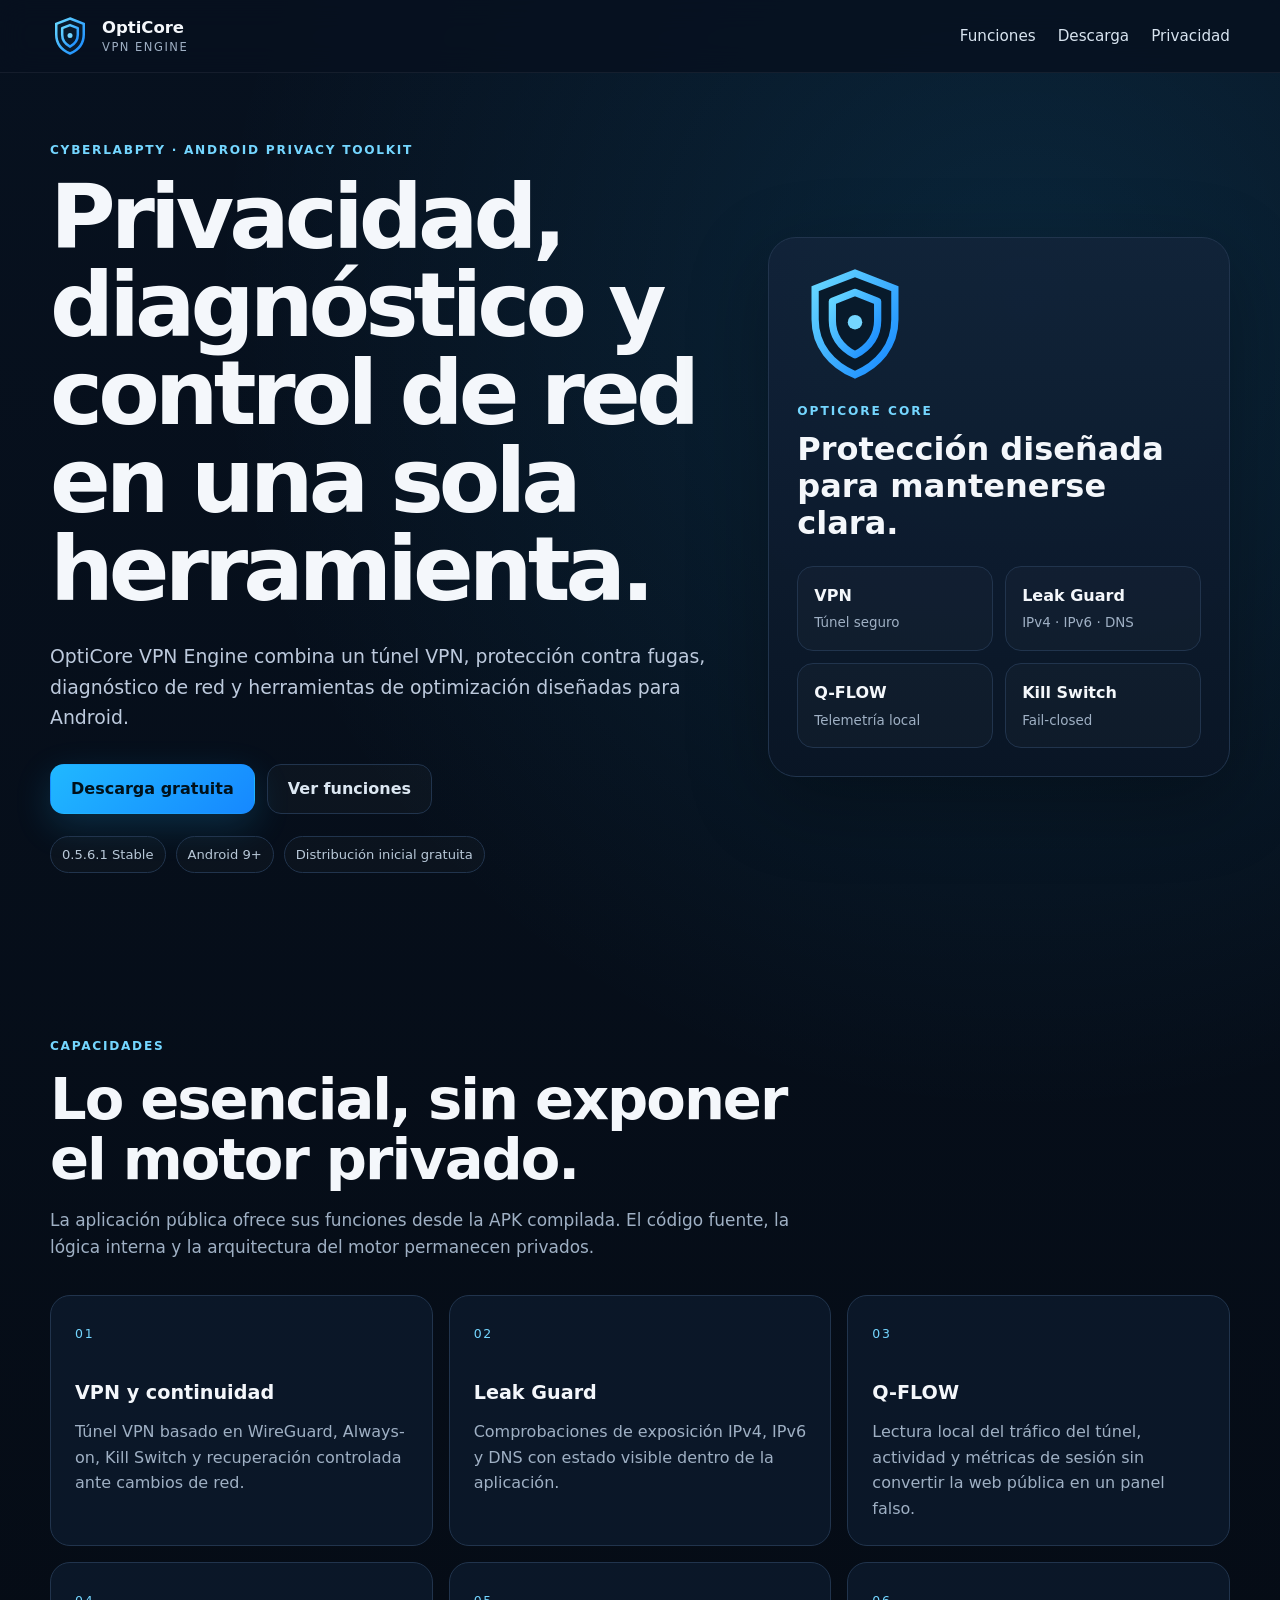
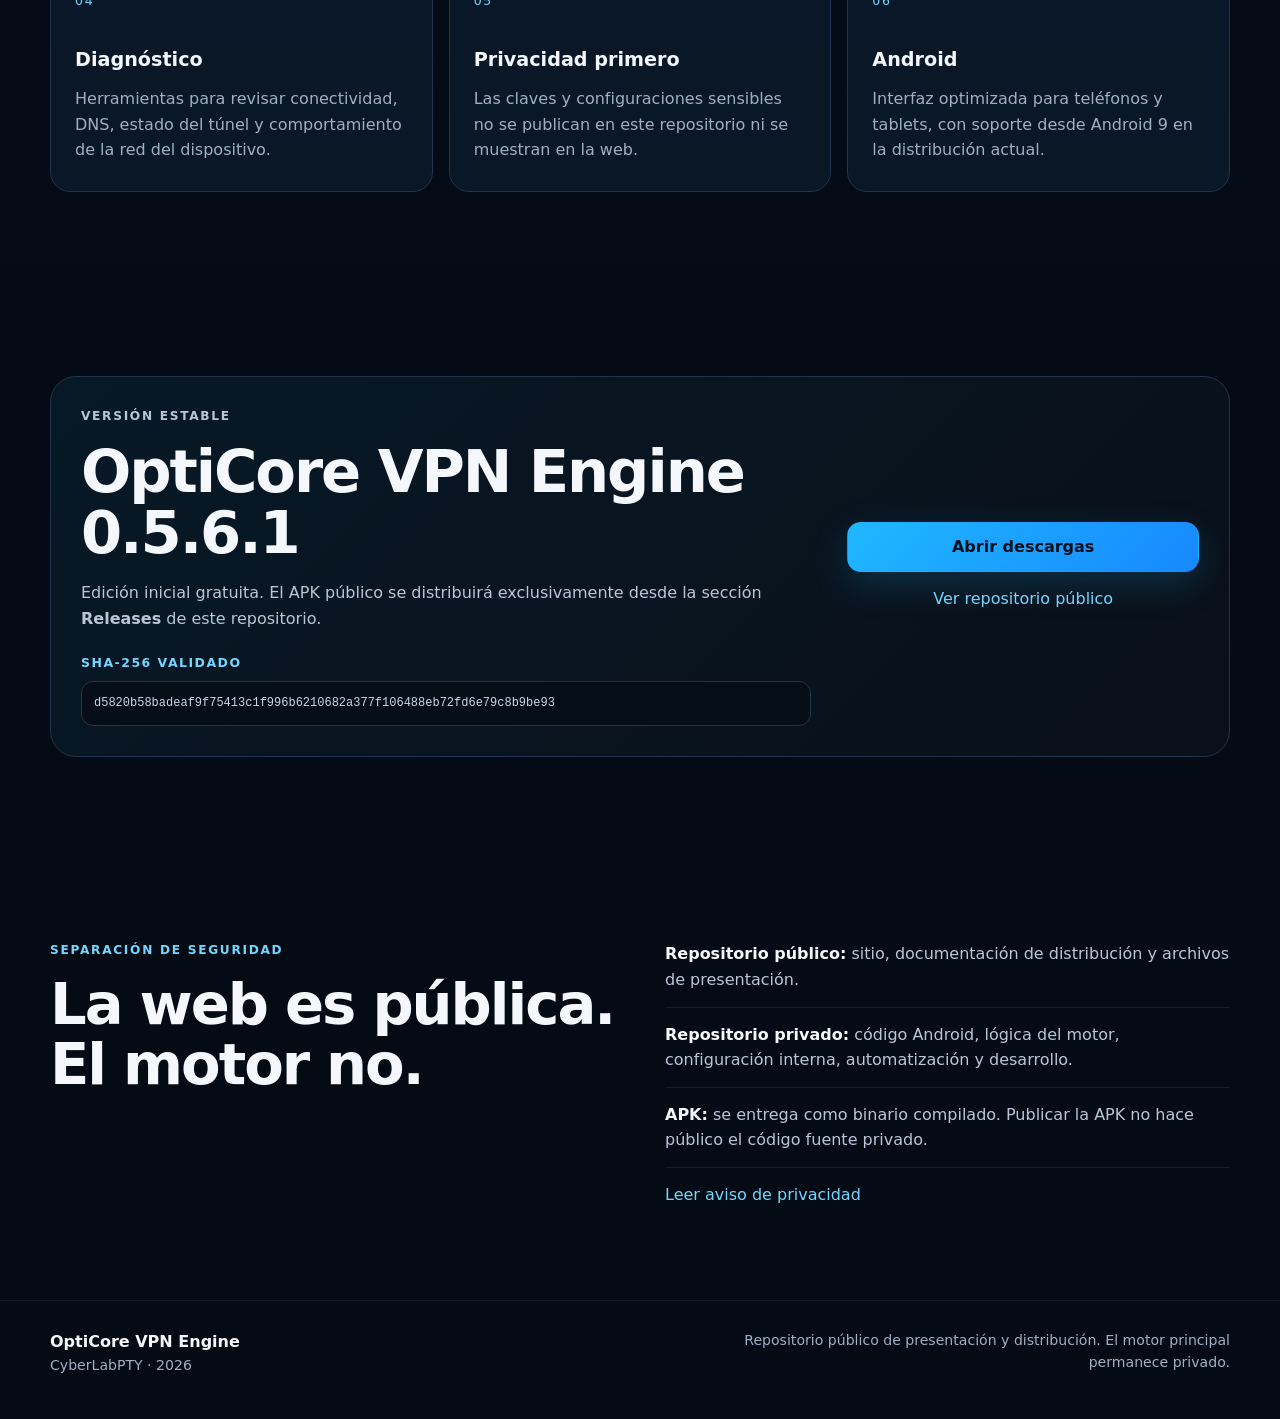
<file: index.html>
<!doctype html>
<html lang="es">
<head>
  <meta charset="utf-8">
  <meta name="viewport" content="width=device-width,initial-scale=1,viewport-fit=cover">
  <meta name="theme-color" content="#07111f">
  <meta name="description" content="OptiCore VPN Engine: privacidad, diagnóstico de red y optimización para Android. Versión estable 0.5.6.1.">
  <meta property="og:title" content="OptiCore VPN Engine">
  <meta property="og:description" content="Privacidad de red, diagnóstico y optimización para Android.">
  <meta property="og:type" content="website">
  <title>OptiCore VPN Engine | CyberLabPTY</title>
  <link rel="icon" href="icon.svg" type="image/svg+xml">
  <link rel="manifest" href="manifest.webmanifest">
  <link rel="stylesheet" href="styles.css">
</head>
<body>
  <header class="nav-wrap">
    <nav class="nav shell" aria-label="Navegación principal">
      <a class="brand" href="#inicio" aria-label="OptiCore VPN Engine">
        <img src="icon.svg" alt="" width="40" height="40">
        <span><strong>OptiCore</strong><small>VPN Engine</small></span>
      </a>
      <div class="nav-links">
        <a href="#funciones">Funciones</a>
        <a href="#descarga">Descarga</a>
        <a href="#privacidad">Privacidad</a>
      </div>
    </nav>
  </header>

  <main id="inicio">
    <section class="hero shell">
      <div class="hero-copy">
        <p class="eyebrow">CYBERLABPTY · ANDROID PRIVACY TOOLKIT</p>
        <h1>Privacidad, diagnóstico y control de red en una sola herramienta.</h1>
        <p class="lead">OptiCore VPN Engine combina un túnel VPN, protección contra fugas, diagnóstico de red y herramientas de optimización diseñadas para Android.</p>
        <div class="hero-actions">
          <a class="btn primary" href="https://github.com/CyberLabPTY/opticore-vpn-public/releases">Descarga gratuita</a>
          <a class="btn secondary" href="#funciones">Ver funciones</a>
        </div>
        <div class="badges" aria-label="Estado de versión">
          <span>0.5.6.1 Stable</span>
          <span>Android 9+</span>
          <span>Distribución inicial gratuita</span>
        </div>
      </div>
      <div class="hero-panel" aria-label="Resumen de protección">
        <div class="shield"><img src="icon.svg" alt="Escudo OptiCore" width="116" height="116"></div>
        <p class="panel-kicker">OPTICORE CORE</p>
        <h2>Protección diseñada para mantenerse clara.</h2>
        <div class="mini-grid">
          <div><strong>VPN</strong><span>Túnel seguro</span></div>
          <div><strong>Leak Guard</strong><span>IPv4 · IPv6 · DNS</span></div>
          <div><strong>Q-FLOW</strong><span>Telemetría local</span></div>
          <div><strong>Kill Switch</strong><span>Fail-closed</span></div>
        </div>
      </div>
    </section>

    <section id="funciones" class="section shell">
      <div class="section-head">
        <p class="eyebrow">CAPACIDADES</p>
        <h2>Lo esencial, sin exponer el motor privado.</h2>
        <p>La aplicación pública ofrece sus funciones desde la APK compilada. El código fuente, la lógica interna y la arquitectura del motor permanecen privados.</p>
      </div>
      <div class="cards">
        <article class="card"><span class="num">01</span><h3>VPN y continuidad</h3><p>Túnel VPN basado en WireGuard, Always-on, Kill Switch y recuperación controlada ante cambios de red.</p></article>
        <article class="card"><span class="num">02</span><h3>Leak Guard</h3><p>Comprobaciones de exposición IPv4, IPv6 y DNS con estado visible dentro de la aplicación.</p></article>
        <article class="card"><span class="num">03</span><h3>Q-FLOW</h3><p>Lectura local del tráfico del túnel, actividad y métricas de sesión sin convertir la web pública en un panel falso.</p></article>
        <article class="card"><span class="num">04</span><h3>Diagnóstico</h3><p>Herramientas para revisar conectividad, DNS, estado del túnel y comportamiento de la red del dispositivo.</p></article>
        <article class="card"><span class="num">05</span><h3>Privacidad primero</h3><p>Las claves y configuraciones sensibles no se publican en este repositorio ni se muestran en la web.</p></article>
        <article class="card"><span class="num">06</span><h3>Android</h3><p>Interfaz optimizada para teléfonos y tablets, con soporte desde Android 9 en la distribución actual.</p></article>
      </div>
    </section>

    <section id="descarga" class="section shell">
      <div class="download-box">
        <div>
          <p class="eyebrow">VERSIÓN ESTABLE</p>
          <h2>OptiCore VPN Engine 0.5.6.1</h2>
          <p>Edición inicial gratuita. El APK público se distribuirá exclusivamente desde la sección <strong>Releases</strong> de este repositorio.</p>
          <p class="hash"><span>SHA-256 validado</span><code>d5820b58badeaf9f75413c1f996b6210682a377f106488eb72fd6e79c8b9be93</code></p>
        </div>
        <div class="download-actions">
          <a class="btn primary wide" href="https://github.com/CyberLabPTY/opticore-vpn-public/releases">Abrir descargas</a>
          <a class="text-link" href="https://github.com/CyberLabPTY/opticore-vpn-public">Ver repositorio público</a>
        </div>
      </div>
    </section>

    <section id="privacidad" class="section shell split">
      <div>
        <p class="eyebrow">SEPARACIÓN DE SEGURIDAD</p>
        <h2>La web es pública. El motor no.</h2>
      </div>
      <div class="privacy-list">
        <p><strong>Repositorio público:</strong> sitio, documentación de distribución y archivos de presentación.</p>
        <p><strong>Repositorio privado:</strong> código Android, lógica del motor, configuración interna, automatización y desarrollo.</p>
        <p><strong>APK:</strong> se entrega como binario compilado. Publicar la APK no hace público el código fuente privado.</p>
        <a class="text-link" href="privacy.html">Leer aviso de privacidad</a>
      </div>
    </section>
  </main>

  <footer class="footer">
    <div class="shell footer-inner">
      <div><strong>OptiCore VPN Engine</strong><span>CyberLabPTY · 2026</span></div>
      <p>Repositorio público de presentación y distribución. El motor principal permanece privado.</p>
    </div>
  </footer>

  <script src="app.js" defer></script>
</body>
</html>
</file>
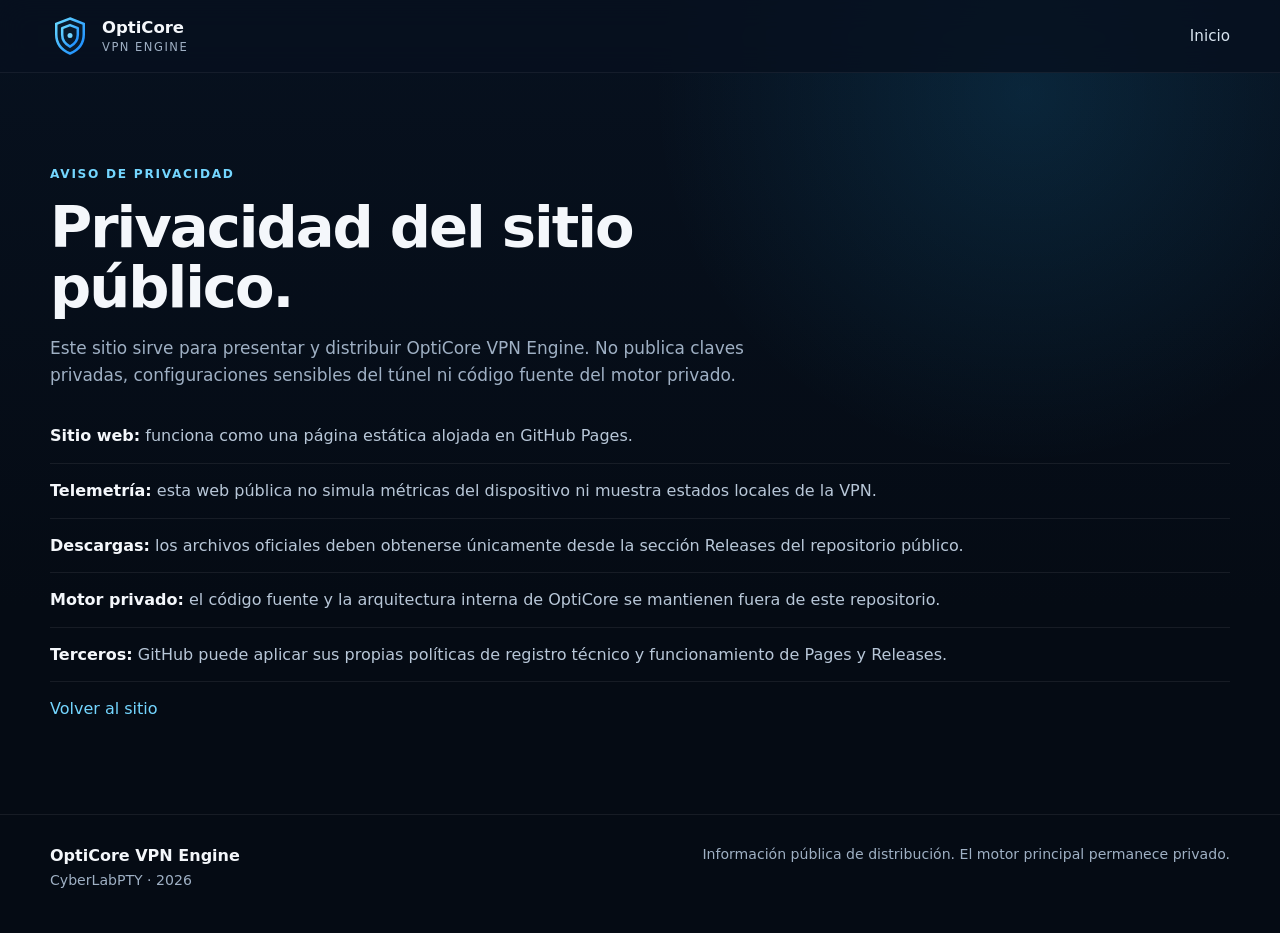
<file: privacy.html>
<!doctype html><html lang="es"><head><meta charset="utf-8"><meta name="viewport" content="width=device-width,initial-scale=1"><meta name="theme-color" content="#07111f"><title>Privacidad | OptiCore VPN Engine</title><link rel="icon" href="icon.svg" type="image/svg+xml"><link rel="stylesheet" href="styles.css"></head><body><header class="nav-wrap"><nav class="nav shell"><a class="brand" href="index.html"><img src="icon.svg" alt="" width="40" height="40"><span><strong>OptiCore</strong><small>VPN Engine</small></span></a><div class="nav-links"><a href="index.html">Inicio</a></div></nav></header><main><section class="section shell"><div class="section-head"><p class="eyebrow">AVISO DE PRIVACIDAD</p><h2>Privacidad del sitio público.</h2><p>Este sitio sirve para presentar y distribuir OptiCore VPN Engine. No publica claves privadas, configuraciones sensibles del túnel ni código fuente del motor privado.</p></div><div class="privacy-list"><p><strong>Sitio web:</strong> funciona como una página estática alojada en GitHub Pages.</p><p><strong>Telemetría:</strong> esta web pública no simula métricas del dispositivo ni muestra estados locales de la VPN.</p><p><strong>Descargas:</strong> los archivos oficiales deben obtenerse únicamente desde la sección Releases del repositorio público.</p><p><strong>Motor privado:</strong> el código fuente y la arquitectura interna de OptiCore se mantienen fuera de este repositorio.</p><p><strong>Terceros:</strong> GitHub puede aplicar sus propias políticas de registro técnico y funcionamiento de Pages y Releases.</p><a class="text-link" href="index.html">Volver al sitio</a></div></section></main><footer class="footer"><div class="shell footer-inner"><div><strong>OptiCore VPN Engine</strong><span>CyberLabPTY · 2026</span></div><p>Información pública de distribución. El motor principal permanece privado.</p></div></footer></body></html>
</file>
<file: styles.css>
:root{--bg:#07111f;--bg2:#0b1728;--panel:#0e1c2f;--line:#21344d;--text:#f4f7fb;--muted:#9fb0c4;--accent:#20b8ff;--accent2:#74d6ff;--max:1180px}*{box-sizing:border-box}html{scroll-behavior:smooth}body{margin:0;background:radial-gradient(circle at 80% 10%,rgba(32,184,255,.13),transparent 28%),linear-gradient(180deg,var(--bg),#050b14 65%);color:var(--text);font-family:Inter,system-ui,-apple-system,BlinkMacSystemFont,"Segoe UI",sans-serif;line-height:1.6}.shell{width:min(var(--max),calc(100% - 36px));margin:auto}.nav-wrap{position:sticky;top:0;z-index:10;background:rgba(7,17,31,.82);backdrop-filter:blur(14px);border-bottom:1px solid rgba(255,255,255,.06)}.nav{height:72px;display:flex;align-items:center;justify-content:space-between;gap:24px}.brand{display:flex;align-items:center;gap:12px;color:var(--text);text-decoration:none}.brand span{display:flex;flex-direction:column;line-height:1.05}.brand strong{font-size:1.03rem}.brand small{color:var(--muted);font-size:.72rem;letter-spacing:.13em;text-transform:uppercase;margin-top:4px}.nav-links{display:flex;gap:22px}.nav-links a,.text-link{color:var(--accent2);text-decoration:none}.nav-links a{color:#d8e4f0;font-size:.95rem}.hero{min-height:calc(100vh - 72px);display:grid;grid-template-columns:1.18fr .82fr;align-items:center;gap:54px;padding:68px 0 72px}.eyebrow{color:var(--accent2);font-weight:700;letter-spacing:.14em;font-size:.76rem;margin:0 0 14px}.hero h1{font-size:clamp(2.75rem,7vw,5.7rem);line-height:.98;letter-spacing:-.055em;margin:0;max-width:900px}.lead{font-size:1.18rem;max-width:720px;color:#bdcadd;margin:28px 0 0}.hero-actions{display:flex;flex-wrap:wrap;gap:12px;margin:32px 0 22px}.btn{display:inline-flex;align-items:center;justify-content:center;min-height:50px;padding:0 20px;border-radius:14px;text-decoration:none;font-weight:750;border:1px solid transparent;transition:.2s ease}.btn.primary{background:linear-gradient(135deg,var(--accent),#1688ff);color:#00111b;box-shadow:0 12px 36px rgba(32,184,255,.18)}.btn.secondary{border-color:var(--line);color:#dce7f2;background:rgba(255,255,255,.025)}.btn.wide{width:100%}.btn:hover{transform:translateY(-1px)}.badges{display:flex;gap:10px;flex-wrap:wrap}.badges span{font-size:.82rem;color:#b8c8d8;border:1px solid var(--line);border-radius:999px;padding:7px 11px;background:rgba(255,255,255,.02)}.hero-panel{border:1px solid var(--line);border-radius:28px;padding:28px;background:linear-gradient(180deg,rgba(17,35,57,.92),rgba(9,21,37,.92));box-shadow:0 24px 80px rgba(0,0,0,.28)}.shield{display:flex;justify-content:flex-start;margin-bottom:20px}.panel-kicker{font-size:.76rem;letter-spacing:.16em;color:var(--accent2);font-weight:700;margin:0}.hero-panel h2{font-size:2rem;line-height:1.15;margin:10px 0 24px}.mini-grid{display:grid;grid-template-columns:1fr 1fr;gap:12px}.mini-grid div{border:1px solid var(--line);background:rgba(255,255,255,.02);padding:16px;border-radius:16px}.mini-grid strong,.mini-grid span{display:block}.mini-grid span{font-size:.84rem;color:var(--muted);margin-top:4px}.section{padding:92px 0}.section-head{max-width:760px;margin-bottom:34px}.section h2{font-size:clamp(2rem,5vw,3.6rem);line-height:1.04;letter-spacing:-.035em;margin:0 0 16px}.section-head>p:last-child{color:var(--muted);font-size:1.06rem}.cards{display:grid;grid-template-columns:repeat(3,1fr);gap:16px}.card{border:1px solid var(--line);background:rgba(12,27,46,.75);border-radius:20px;padding:24px;min-height:230px}.card .num{display:inline-block;color:var(--accent2);font-size:.78rem;letter-spacing:.14em;margin-bottom:34px}.card h3{font-size:1.2rem;margin:0 0 10px}.card p{margin:0;color:var(--muted)}.download-box{border:1px solid var(--line);border-radius:26px;padding:30px;display:grid;grid-template-columns:1.35fr .65fr;gap:36px;background:linear-gradient(135deg,rgba(32,184,255,.08),rgba(255,255,255,.02))}.download-box h2{font-size:clamp(2rem,5vw,3.7rem)}.download-box p{color:#b8c7d8}.hash{margin:22px 0 0}.hash span,.hash code{display:block}.hash span{font-size:.78rem;color:var(--accent2);font-weight:700;letter-spacing:.12em;text-transform:uppercase;margin-bottom:8px}.hash code{font-size:.75rem;word-break:break-all;background:#050d17;border:1px solid var(--line);padding:12px;border-radius:12px;color:#c7d9e9}.download-actions{display:flex;flex-direction:column;justify-content:center;gap:14px}.download-actions .text-link{text-align:center}.split{display:grid;grid-template-columns:1fr 1fr;gap:50px}.privacy-list{display:grid;gap:14px}.privacy-list p{margin:0;border-bottom:1px solid rgba(255,255,255,.07);padding-bottom:14px;color:#b8c7d8}.privacy-list strong{color:var(--text)}.footer{border-top:1px solid rgba(255,255,255,.07);padding:28px 0 42px}.footer-inner{display:flex;justify-content:space-between;gap:24px;align-items:flex-start}.footer-inner>div{display:flex;flex-direction:column}.footer span,.footer p{color:var(--muted);font-size:.88rem}.footer p{margin:0;max-width:560px;text-align:right}@media(max-width:900px){.hero{grid-template-columns:1fr;min-height:auto;padding-top:58px}.hero-panel{max-width:680px}.cards{grid-template-columns:1fr 1fr}.download-box,.split{grid-template-columns:1fr}.nav-links{display:none}.footer-inner{flex-direction:column}.footer p{text-align:left}}@media(max-width:600px){.shell{width:min(var(--max),calc(100% - 24px))}.nav{height:64px}.hero{padding:46px 0 54px;gap:30px}.hero h1{font-size:clamp(2.55rem,13vw,4.2rem)}.lead{font-size:1.04rem}.hero-actions .btn{width:100%}.hero-panel{padding:20px;border-radius:22px}.mini-grid{grid-template-columns:1fr}.section{padding:68px 0}.cards{grid-template-columns:1fr}.card{min-height:auto}.download-box{padding:22px}.hash code{font-size:.68rem}}
</file>
